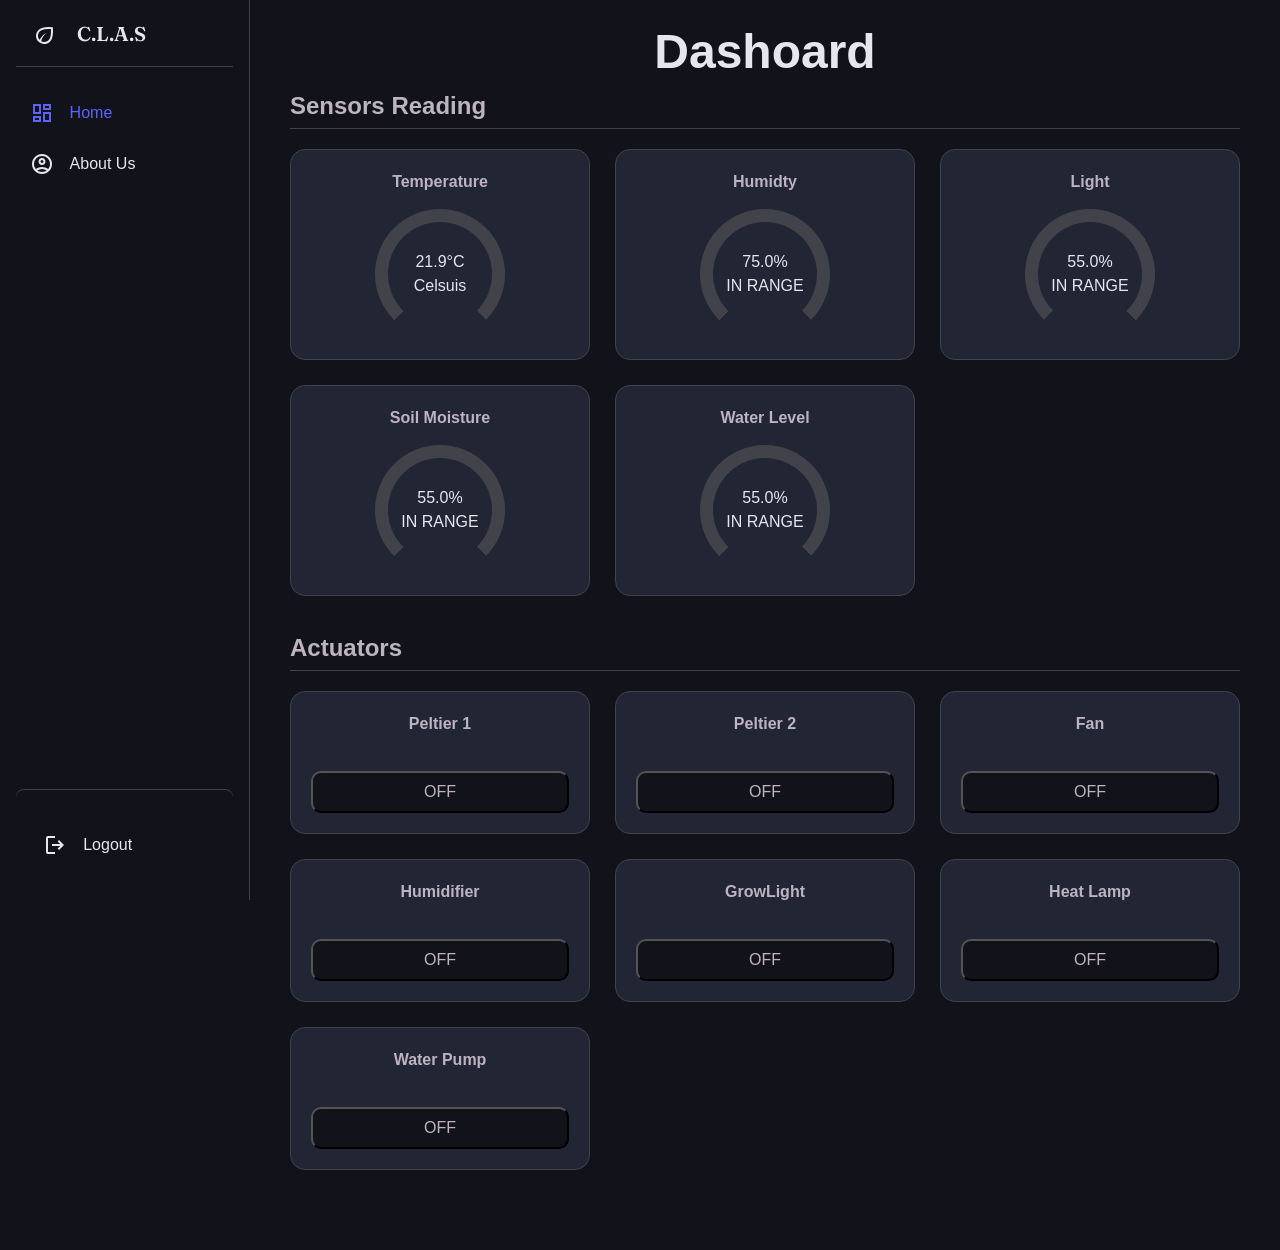
<file: index.html>
<!DOCTYPE html>
<html lang="en">

<head>
    <meta charset="UTF-8">
    <meta name="viewport" content="width=device-width, initial-scale=1.0">
    <link rel="stylesheet" href="index.css">
    <title>C.L.A.S</title>
</head>

<body>
    <nav id="sidebar">
        <div class="Project">
            <svg xmlns="http://www.w3.org/2000/svg" height="24px" viewBox="0 -960 960 960" width="24px" fill="#e3e3e3">
                <path
                    d="M216-176q-45-45-70.5-104T120-402q0-63 24-124.5T222-642q35-35 86.5-60t122-39.5Q501-756 591.5-759t202.5 7q8 106 5 195t-16.5 160.5q-13.5 71.5-38 125T684-182q-53 53-112.5 77.5T450-80q-65 0-127-25.5T216-176Zm112-16q29 17 59.5 24.5T450-160q46 0 91-18.5t86-59.5q18-18 36.5-50.5t32-85Q709-426 716-500.5t2-177.5q-49-2-110.5-1.5T485-670q-61 9-116 29t-90 55q-45 45-62 89t-17 85q0 59 22.5 103.5T262-246q42-80 111-153.5T534-520q-72 63-125.5 142.5T328-192Zm0 0Zm0 0Z" />
            </svg>
            <span>C.L.A.S</span>
        </div>
        <ul>
            <li class="active">
                <a href="index.html">
                    <svg xmlns="http://www.w3.org/2000/svg" height="24px" viewBox="0 -960 960 960" width="24px"
                        fill="#e3e3e3">
                        <path
                            d="M520-600v-240h320v240H520ZM120-440v-400h320v400H120Zm400 320v-400h320v400H520Zm-400 0v-240h320v240H120Zm80-400h160v-240H200v240Zm400 320h160v-240H600v240Zm0-480h160v-80H600v80ZM200-200h160v-80H200v80Zm160-320Zm240-160Zm0 240ZM360-280Z" />
                    </svg>
                    <span>Home</span>
                </a>
            </li>
            <li>
                <a href="AboutUs.html">
                    <svg xmlns="http://www.w3.org/2000/svg" height="24px" viewBox="0 -960 960 960" width="24px"
                        fill="#e3e3e3">
                        <path
                            d="M234-276q51-39 114-61.5T480-360q69 0 132 22.5T726-276q35-41 54.5-93T800-480q0-133-93.5-226.5T480-800q-133 0-226.5 93.5T160-480q0 59 19.5 111t54.5 93Zm146.5-204.5Q340-521 340-580t40.5-99.5Q421-720 480-720t99.5 40.5Q620-639 620-580t-40.5 99.5Q539-440 480-440t-99.5-40.5ZM480-80q-83 0-156-31.5T197-197q-54-54-85.5-127T80-480q0-83 31.5-156T197-763q54-54 127-85.5T480-880q83 0 156 31.5T763-763q54 54 85.5 127T880-480q0 83-31.5 156T763-197q-54 54-127 85.5T480-80Zm100-95.5q47-15.5 86-44.5-39-29-86-44.5T480-280q-53 0-100 15.5T294-220q39 29 86 44.5T480-160q53 0 100-15.5ZM523-537q17-17 17-43t-17-43q-17-17-43-17t-43 17q-17 17-17 43t17 43q17 17 43 17t43-17Zm-43-43Zm0 360Z" />
                    </svg>
                    <span>About Us</span>
                </a>
            </li>

        </ul>
        <div class="Logout">
            <a href="Login.html">
                <svg xmlns="http://www.w3.org/2000/svg" height="24px" viewBox="0 -960 960 960" width="24px"
                    fill="#e3e3e3">
                    <path
                        d="M200-120q-33 0-56.5-23.5T120-200v-560q0-33 23.5-56.5T200-840h280v80H200v560h280v80H200Zm440-160-55-58 102-102H360v-80h327L585-622l55-58 200 200-200 200Z" />
                </svg>
                <span>Logout</span>
            </a>
        </div>
    </nav>
    <main>
        <h1>Dashoard</h1>
        <section class="sensors">
            <h2>Sensors Reading</h2>
            <div class="sensors_table">
                <div class=sensor_reading id='temp'>
                    <div class="sensorname">Temperature</div>
                    <div class="gauge-container" style="--value: 0;">
                        <div class="inside">
                            <span class="gauge-value">21.9°C</span>
                            <span class="gauge-status">Celsuis</span>
                        </div>
                    </div>
                </div>
                <div class=sensor_reading id=" humid">
                    <div class="sensorname">Humidty</div>
                    <div class="gauge-container" style="--value: 0;">
                        <div class="inside">
                            <span class="gauge-value">75.0%</span>
                            <span class="gauge-status">IN RANGE</span>
                        </div>
                    </div>
                </div>
                <div class=sensor_reading id="light">
                    <div class="sensorname">Light</div>
                    <div class="gauge-container" style="--value: 0;">
                        <div class="inside">
                            <span class="gauge-value">55.0%</span>
                            <span class="gauge-status">IN RANGE</span>
                        </div>
                    </div>
                </div>
                <div class=sensor_reading id='soil'>
                    <div class="sensorname">Soil Moisture</div>
                    <div class="gauge-container" style="--value: 0;">
                        <div class="inside">
                            <span class="gauge-value">55.0%</span>
                            <span class="gauge-status">IN RANGE</span>
                        </div>
                    </div>
                </div>
                <div class=sensor_reading id="water">
                    <div class="sensorname">Water Level</div>
                    <div class="gauge-container" style="--value: 0;">
                        <div class="inside">
                            <span class="gauge-value">55.0%</span>
                            <span class="gauge-status">IN RANGE</span>
                        </div>
                    </div>
                </div>
            </div>
        </section>
        <section class="actucators">
            <h2>Actuators</h2>
            <div class = "actuators_table" >
                <div id = "peltier1">
                    <div class="actucatorbox">Peltier 1</div>
                    <button class = 'button_act' onclick= "toggleActuator('peltier1')">OFF</button>
                </div>
                <div id = "peltier2">
                    <div class="actucatorbox">Peltier 2</div>
                    <button class = 'button_act' onclick= "toggleActuator('peltier2')">OFF</button>
                </div>
                <div id = "Fan">
                    <div class="actucatorbox">Fan</div>
                    <button class = 'button_act' onclick= "toggleActuator('Fan')">OFF</button>
                </div>
                <div id = "humid">
                    <div class="actucatorbox">Humidifier</div>
                    <button class = 'button_act' onclick= "toggleActuator('Humidifier')">OFF</button>
                </div><div id = "Grow">
                    <div class="actucatorbox">GrowLight</div>
                    <button class = 'button_act' onclick= "toggleActuator('light')">OFF</button>
                </div><div id = "lamp">
                    <div class="actucatorbox">Heat Lamp</div>
                    <button class = 'button_act' onclick= "toggleActuator('Heat')">OFF</button>
                </div><div id = "Water">
                    <div class="actucatorbox">Water Pump</div>
                    <button class = 'button_act' onclick= "toggleActuator('Pump')">OFF</button>
                </div>
            </div>
        </section>
    </main>
</body>

</html>
</file>
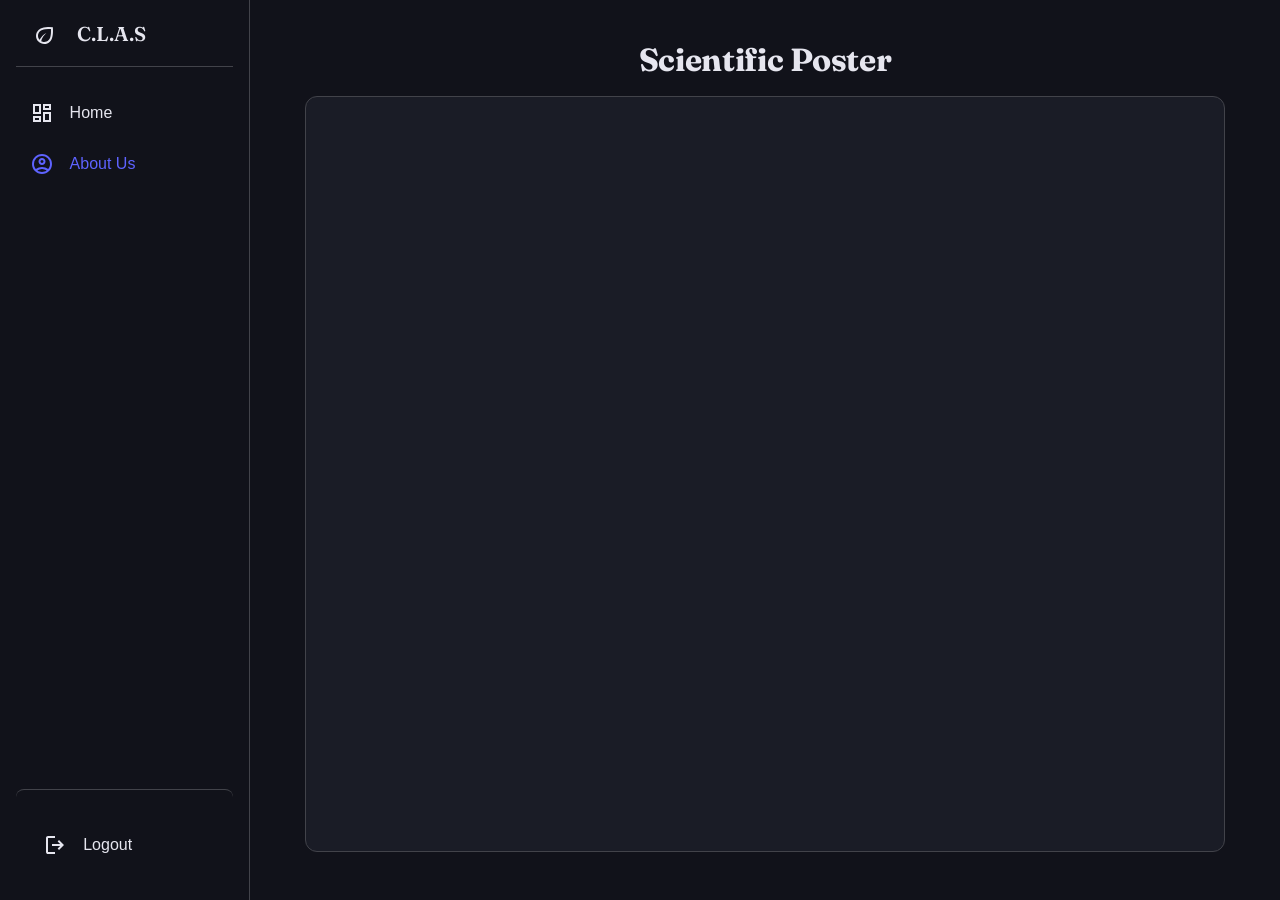
<file: AboutUs.html>
<!DOCTYPE html>
<html lang="en">

<head>
    <meta charset="UTF-8">
    <meta name="viewport" content="width=device-width, initial-scale=1.0">
    <link rel="stylesheet" href="about.css">
    <title>C.L.A.S</title>
</head>

<body>
    <nav id="sidebar">
        <div class="Project">
            <svg xmlns="http://www.w3.org/2000/svg" height="24px" viewBox="0 -960 960 960" width="24px" fill="#e3e3e3">
                <path
                    d="M216-176q-45-45-70.5-104T120-402q0-63 24-124.5T222-642q35-35 86.5-60t122-39.5Q501-756 591.5-759t202.5 7q8 106 5 195t-16.5 160.5q-13.5 71.5-38 125T684-182q-53 53-112.5 77.5T450-80q-65 0-127-25.5T216-176Zm112-16q29 17 59.5 24.5T450-160q46 0 91-18.5t86-59.5q18-18 36.5-50.5t32-85Q709-426 716-500.5t2-177.5q-49-2-110.5-1.5T485-670q-61 9-116 29t-90 55q-45 45-62 89t-17 85q0 59 22.5 103.5T262-246q42-80 111-153.5T534-520q-72 63-125.5 142.5T328-192Zm0 0Zm0 0Z" />
            </svg>
            <span>C.L.A.S</span>
        </div>
        <ul>
            <li>
                <a href="index.html">
                    <svg xmlns="http://www.w3.org/2000/svg" height="24px" viewBox="0 -960 960 960" width="24px"
                        fill="#e3e3e3">
                        <path
                            d="M520-600v-240h320v240H520ZM120-440v-400h320v400H120Zm400 320v-400h320v400H520Zm-400 0v-240h320v240H120Zm80-400h160v-240H200v240Zm400 320h160v-240H600v240Zm0-480h160v-80H600v80ZM200-200h160v-80H200v80Zm160-320Zm240-160Zm0 240ZM360-280Z" />
                    </svg>
                    <span>Home</span>
                </a>
            </li>
            <li class="active">
                <a href="AboutUs.html">
                    <svg xmlns="http://www.w3.org/2000/svg" height="24px" viewBox="0 -960 960 960" width="24px"
                        fill="#e3e3e3">
                        <path
                            d="M234-276q51-39 114-61.5T480-360q69 0 132 22.5T726-276q35-41 54.5-93T800-480q0-133-93.5-226.5T480-800q-133 0-226.5 93.5T160-480q0 59 19.5 111t54.5 93Zm146.5-204.5Q340-521 340-580t40.5-99.5Q421-720 480-720t99.5 40.5Q620-639 620-580t-40.5 99.5Q539-440 480-440t-99.5-40.5ZM480-80q-83 0-156-31.5T197-197q-54-54-85.5-127T80-480q0-83 31.5-156T197-763q54-54 127-85.5T480-880q83 0 156 31.5T763-763q54 54 85.5 127T880-480q0 83-31.5 156T763-197q-54 54-127 85.5T480-80Zm100-95.5q47-15.5 86-44.5-39-29-86-44.5T480-280q-53 0-100 15.5T294-220q39 29 86 44.5T480-160q53 0 100-15.5ZM523-537q17-17 17-43t-17-43q-17-17-43-17t-43 17q-17 17-17 43t17 43q17 17 43 17t43-17Zm-43-43Zm0 360Z" />
                    </svg>
                    <span>About Us</span>
                </a>
            </li>

        </ul>
        <div class="Logout">
            <a href="Login.html">
                <svg xmlns="http://www.w3.org/2000/svg" height="24px" viewBox="0 -960 960 960" width="24px"
                    fill="#e3e3e3">
                    <path
                        d="M200-120q-33 0-56.5-23.5T120-200v-560q0-33 23.5-56.5T200-840h280v80H200v560h280v80H200Zm440-160-55-58 102-102H360v-80h327L585-622l55-58 200 200-200 200Z" />
                </svg>
                <span>Logout</span>
            </a>
        </div>
    </nav>
    <main>
        <div class = 'title'>
            <h1>Scientific Poster</h1>
        </div>
        <iframe src="Copy of Grade 11 Semester 2 Poster.pdf"></iframe>
    </main>
</body>

</html>
</file>
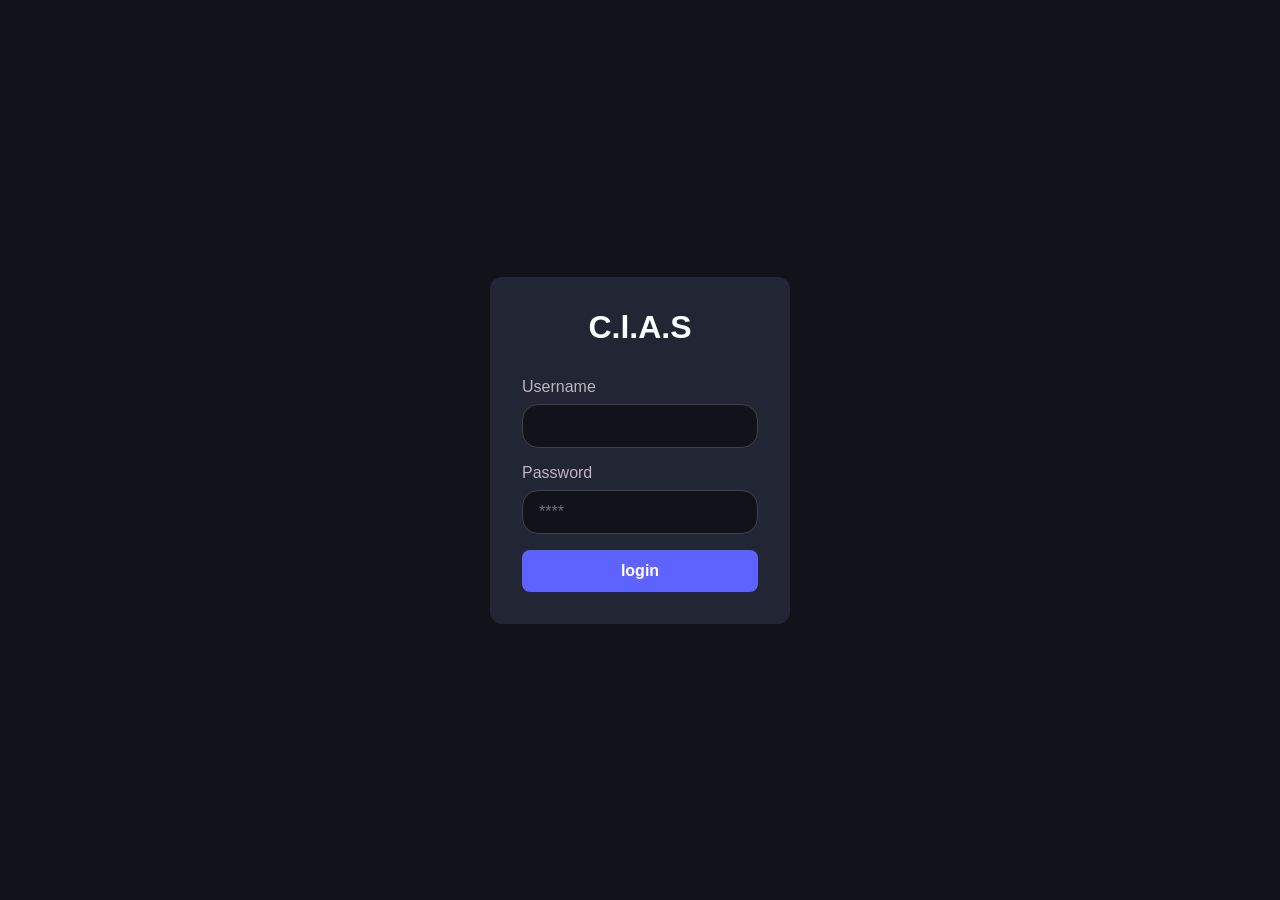
<file: Login.html>
<!DOCTYPE html>
<html lang="en">

<head>
    <meta charset="UTF-8">
    <meta name="viewport" content="width=device-width, initial-scale=1.0">
    <title>Login</title>
    <style>
        :root {
            --base-clr: #11121a;
            --line-clr: #42434a;
            --box-clr: #222533;
            --text-clr: #e6e6ef;
            --accent-clr: #5e63ff;
            --secondry-text-clr: #beb3c1;
        }

        * {
            margin: 0;
            padding: 0;
            box-sizing: border-box;
        }

        body {
            min-height: 100vh;
            background-color: var(--base-clr);
            color: var(--text-clr);
            font-family: 'Segoe UI', Tahoma, Geneva, Verdana, sans-serif;
            display: flex;
            align-items: center;
            justify-content: center;
        }

        .login-box {
            width: 300px;
            padding: 2em;
            border: 2 px solid var(--line-clr);
            border-radius: 0.75em;
            background-color: var(--box-clr);
        }

        .name h1 {
            text-align: center;
            margin-bottom: 1em;
            color: rgb(251, 254, 254);
        }

        .field {
            display: flex;
            flex-direction: column;
            gap: .5em;
            margin-bottom: 1em;
        }

        .field label {
            font-size: 1em;
            color: var(--secondry-text-clr);
        }

        .field input {
            background-color: var(--base-clr);
            border: 1px solid var(--line-clr);
            border-radius: 1em;
            padding: .75em 1em;
            color: var(--text-clr);
            font-size: 1em;

        }
        .button-link {
            display: block;
            text-align: center;
            background-color: var(--accent-clr);
            color: #fff;
            text-decoration: none;
            padding: .75em;
            border-radius: .5em;
            font-weight: 600;
            margin-top: .5em;
        }
    </style>
</head>

<body>
    <div class="login-box">
        <div class="name">
            <h1>C.l.A.S</h1>
        </div>
        <div class="field">
            <label>Username</label>
            <input type="text" id="user" />
        </div>
        <div class="field">
            <label>Password</label>
            <input type="password" id="Pass" placeholder="****" />
        </div>
        <a href="index.html" class = "button-link">login </a>
    </div>
</body>

</html>
</file>
<file: index.css>
@import url("https://fonts.googleapis.com/css2?family=Fraunces:opsz,wght@9..144,400..700&family=Inter:wght@400;500;600;700&family=IBM+Plex+Mono:wght@400;500;600&display=swap");

:root {
    --base-clr: #11121a;
    --line-clr: #42434a;
    --hover-clr: #222533;
    --text-clr: #e6e6ef;
    --accent-clr: #5e63ff;
    --secondry-text-clr: #beb3c1;
}

* {
    margin: 0;
    padding: 0;
}

html {
    font-family: Poppins, 'Segoe UI', Tahoma, Geneva, Verdana, sans-serif;
    line-height: 1.5rem;
}

body {
    min-height: 100vh;
    min-height: 100dvh;
    background-color: var(--base-clr);
    color: var(--text-clr);
    display: grid;
    grid-template-columns: auto 1fr;
}

#sidebar {
    box-sizing: border-box;
    height: 100vh;
    width: 250px;
    padding: 5px 1em;
    background-color: var(--base-clr);
    border-right: 1px solid var(--line-clr);
    position: sticky;
    top: 0;
    align-self: start;
}

#sidebar ul {
    list-style: none;
}

#sidebar ul li.active a {
    color: var(--accent-clr);

    svg {
        fill: var(--accent-clr);
    }
}

#sidebar a,
#sidebar .logo {
    border-radius: .5em;
    padding: .85em;
    text-decoration: none;
    color: var(--text-clr);
    display: flex;
    align-items: center;
    gap: 1em;
    ;
}

#sidebar svg {
    flex-shrink: 0;
    fill: var(--text-clr);
}

#sidebar a:hover {
    background-color: var(--hover-clr);
}

.Project {
    display: flex;
    align-items: center;
    gap: 1em;
    padding: .85em;
    font-family: 'Fraunces', serif;
    font-weight: 600;
    font-size: 1.25rem;
    color: var(--text-clr);
    margin-bottom: 1em;
    margin-bottom: 1em;
    padding-bottom: 1em;
    border-bottom: 1px solid var(--line-clr);
}

.Project svg {
    flex-shrink: 0;
}

.Logout {
    display: flex;
    align-items: center;
    gap: 1em;
    padding: .85em;
    border-radius: .5em;
    cursor: pointer;
    color: var(--text-clr);
    position: absolute;
    bottom: 1em;
    left: 1em;
    right: 1em;
    box-sizing: border-box;
    margin-top: 1em;
    padding-top: 1.85em;
    border-top: 1px solid var(--line-clr);
}

.Logout:hover {
    background-color: var(--hover-clr);
}

.Logout svg {
    flex-shrink: 0;
    fill: var(--text-clr);
}

main {
    flex: 1;
    padding: 40px;
}

h1 {
    font-size: 3rem;
    margin-bottom: 30px;
    text-align: center;
}

h2 {
    font-size: 1.2;
    color: var(--secondry-text-clr);
    margin-bottom: 20px;
    border-bottom: 1px solid var(--line-clr);
    padding-bottom: 10px;
}

section {
    margin-bottom: 40px;
}

.sensors_table,
.actuators_table {
    display: grid;
    grid-template-columns: repeat(auto-fit, minmax(220px, 1fr));
    gap: 25px;
}
.sensor_reading, .actuators_table > div {
    background-color: var(--hover-clr);
    border: 1.5px  solid var(--line-clr);
    border-radius: 15px;
    padding: 20px;
    display: flex;
    flex-direction: column;
    align-items: center;
    text-align: center;
}
.sensorname,
.actucatorbox {
    font-size: 1rem;
    color: var(--secondry-text-clr);
    margin-bottom: 15px;
    font-weight: 600;
}

.gauge-container {
    width: 130px;
    height: 130px;
    border-radius: 50%;
    background: conic-gradient(from 225deg,
            var(--accent-clr) 0%,
            var(--accent-clr) calc(var(--value) * 1% * 0.75),
            var(--line-clr) calc(var(--value) * 1% * 0.75),
            var(--line-clr) 75%,
            transparent 75%);
    display: flex;
    justify-content: center;
    align-items: center;
    position: relative;
}
.inside{
    width: 104px;
    height: 104px;
    background-color: var(--hover-clr);
    border-radius: 50%;
    display: flex;
    flex-direction: column;
    justify-content: center;
    align-items: center;
}
.actuators_table > div {
    justify-content: space-between;
    gap : 20px;
}
.button_act{
    background-color: var(--base-clr);
    color : var(--secondry-text-clr);
    border : 1px  solid var (--line-clr);
    padding: 10px 0;
    width: 100%;
    border-radius: 10px;
    font-size : 1em;
    font-weight : bold , italic;
    cursor : pointer ; 
    transition: all 0.3s ease;
}

.button_act:hover {
    border-color: var(--accent-clr);
}

.button_act.active-btn {
    background-color: var(--accent-clr);
    color: var(--text-clr);
    border-color: var(--accent-clr);
}
</file>
<file: about.css>
@import url("https://fonts.googleapis.com/css2?family=Fraunces:opsz,wght@9..144,400..700&family=Inter:wght@400;500;600;700&family=IBM+Plex+Mono:wght@400;500;600&display=swap");

:root {
    --base-clr: #11121a;
    --line-clr: #42434a;
    --hover-clr: #222533;
    --text-clr: #e6e6ef;
    --accent-clr: #5e63ff;
    --secondry-text-clr: #beb3c1;
}

* {
    margin: 0;
    padding: 0;
}

html {
    font-family: Poppins, 'Segoe UI', Tahoma, Geneva, Verdana, sans-serif;
    line-height: 1.5rem;
}

body {
    min-height: 100vh;
    min-height: 100dvh;
    background-color: var(--base-clr);
    color: var(--text-clr);
    display: grid;
    grid-template-columns: auto 1fr;
}

#sidebar {
    box-sizing: border-box;
    height: 100vh;
    width: 250px;
    padding: 5px 1em;
    background-color: var(--base-clr);
    border-right: 1px solid var(--line-clr);
    position: sticky;
    top: 0;
    align-self: start;
}

#sidebar ul {
    list-style: none;
}

#sidebar ul li.active a {
    color: var(--accent-clr);

    svg {
        fill: var(--accent-clr);
    }
}

#sidebar a,
#sidebar .logo {
    border-radius: .5em;
    padding: .85em;
    text-decoration: none;
    color: var(--text-clr);
    display: flex;
    align-items: center;
    gap: 1em;
    ;
}

#sidebar svg {
    flex-shrink: 0;
    fill: var(--text-clr);
}

#sidebar a:hover {
    background-color: var(--hover-clr);
}

.Project {
    display: flex;
    align-items: center;
    gap: 1em;
    padding: .85em;
    font-family: 'Fraunces', serif;
    font-weight: 600;
    font-size: 1.25rem;
    color: var(--text-clr);
    margin-bottom: 1em;
    margin-bottom: 1em;
    padding-bottom: 1em;
    border-bottom: 1px solid var(--line-clr);
}

.Project svg {
    flex-shrink: 0;
}

.Logout {
    display: flex;
    align-items: center;
    gap: 1em;
    padding: .85em;
    border-radius: .5em;
    cursor: pointer;
    color: var(--text-clr);
    position: absolute;
    bottom: 1em;
    left: 1em;
    right: 1em;
    box-sizing: border-box;
    margin-top: 1em;
    padding-top: 1.85em;
    border-top: 1px solid var(--line-clr);
}

.Logout:hover {
    background-color: var(--hover-clr);
}

.Logout svg {
    flex-shrink: 0;
    fill: var(--text-clr);
}

main 
{
padding: 3em 3.5em;
    box-sizing: border-box;
    display: flex;
    flex-direction: column;
    gap: 1.5em;
    align-items: center;
}
main h1 {
    font-family: 'Fraunces', serif;
    font-weight: 700;
    font-size: 2rem;
    color: var(--text-clr);
    letter-spacing: -0.01em;
}
main iframe {
    width: 100%;
    height: 100%;
    align-self: center;
    border: 1px solid var(--line-clr);
    border-radius: .75em;
    background-color: #1a1c26;
}
</file>
